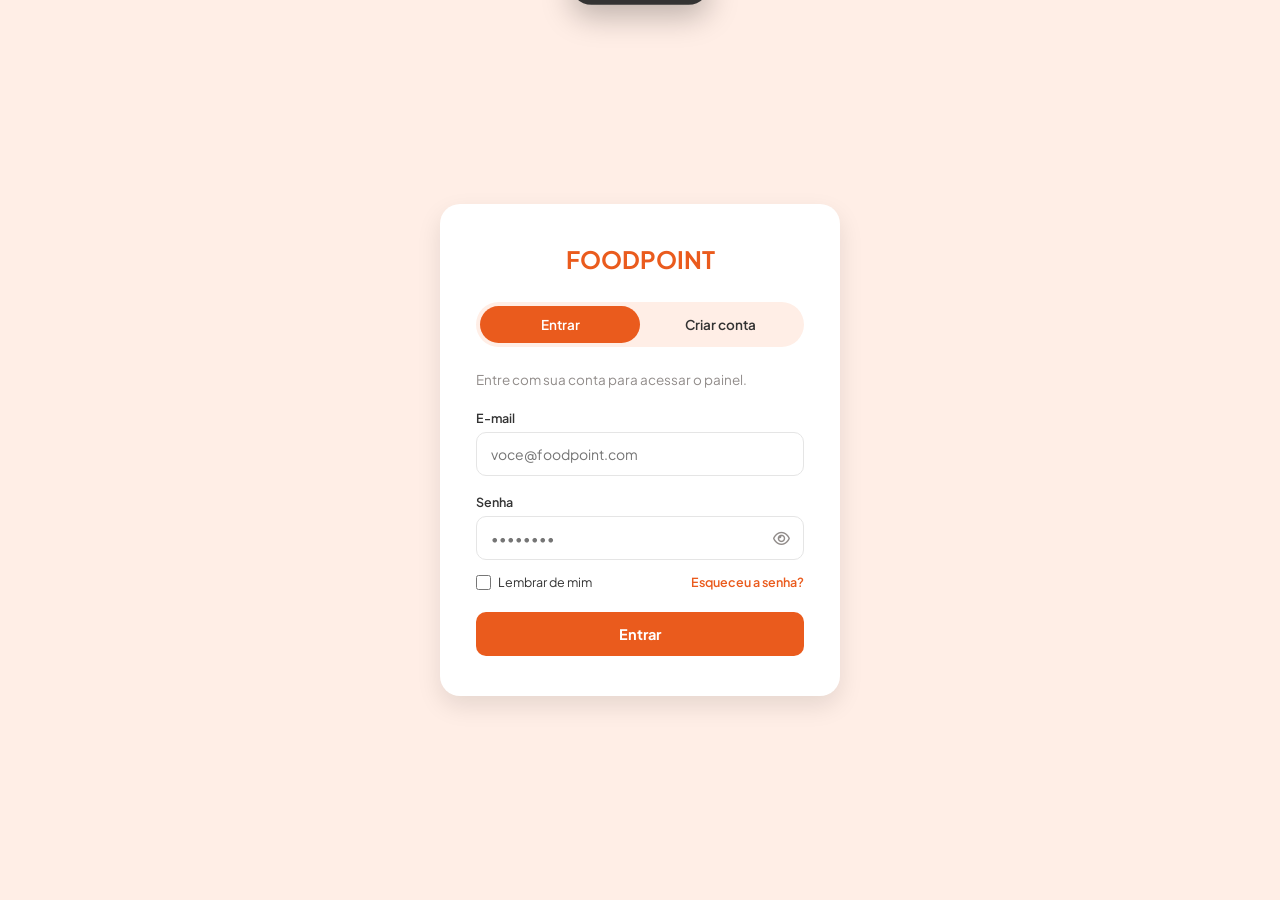
<file: index.html>
<!DOCTYPE html>
<html lang="pt-br">

<head>

    <meta charset="UTF-8">

    <meta name="viewport" content="width=device-width, initial-scale=1.0">

    <link rel="stylesheet" href="https://cdnjs.cloudflare.com/ajax/libs/font-awesome/6.5.2/css/all.min.css">

    <link rel="stylesheet" href="css/login-style.css">

    <script src="script/auth-local.js" defer></script>
    <script src="script/login-script.js" defer></script>

    <title>FoodPoint — Entrar</title>

</head>

<body>

    <main id="login-main">

        <div id="login-card">

            <a id="logo" href="index.html">
                FOODPOINT
            </a>

            <div id="tabs">
                <button type="button" class="tab-btn active" id="tab-login">Entrar</button>
                <button type="button" class="tab-btn" id="tab-signup">Criar conta</button>
            </div>

            <!-- LOGIN -->
            <form id="form-login" class="auth-form active" novalidate>

                <p class="form-subtitle">Entre com sua conta para acessar o painel.</p>

                <div class="campo" id="campo-login-email">
                    <label for="login-email">E-mail</label>
                    <input type="email" id="login-email" placeholder="voce@foodpoint.com" autocomplete="username">
                    <small class="erro">Informe um e-mail válido.</small>
                </div>

                <div class="campo" id="campo-login-senha">
                    <label for="login-senha">Senha</label>
                    <div class="campo-senha">
                        <input type="password" id="login-senha" placeholder="••••••••" autocomplete="current-password">
                        <i class="fa-regular fa-eye toggle-senha" data-target="login-senha"></i>
                    </div>
                    <small class="erro">A senha precisa ter pelo menos 6 caracteres.</small>
                </div>

                <div id="linha-opcoes">
                    <label id="lembrar">
                        <input type="checkbox" id="lembrar-check">
                        Lembrar de mim
                    </label>
                    <button type="button" id="abrir-esqueci" class="link-simples">Esqueceu a senha?</button>
                </div>

                <button type="submit" class="botao-principal" id="btn-login">
                    <i class="fa-solid fa-spinner fa-spin spinner"></i>
                    <span class="texto-botao">Entrar</span>
                </button>

            </form>

            <!-- CRIAR CONTA -->
            <form id="form-signup" class="auth-form" novalidate>

                <p class="form-subtitle">Crie sua conta para acessar o painel.</p>

                <div class="campo" id="campo-signup-nome">
                    <label for="signup-nome">Nome completo</label>
                    <input type="text" id="signup-nome" placeholder="Seu nome" autocomplete="name">
                    <small class="erro">Informe seu nome.</small>
                </div>

                <div class="campo" id="campo-signup-email">
                    <label for="signup-email">E-mail</label>
                    <input type="email" id="signup-email" placeholder="voce@foodpoint.com" autocomplete="email">
                    <small class="erro">Informe um e-mail válido.</small>
                </div>

                <div class="campo" id="campo-signup-senha">
                    <label for="signup-senha">Senha</label>
                    <div class="campo-senha">
                        <input type="password" id="signup-senha" placeholder="Crie uma senha" autocomplete="new-password">
                        <i class="fa-regular fa-eye toggle-senha" data-target="signup-senha"></i>
                    </div>
                    <small class="erro">Use ao menos 6 caracteres.</small>
                </div>

                <div class="campo" id="campo-signup-confirma">
                    <label for="signup-confirma">Confirmar senha</label>
                    <div class="campo-senha">
                        <input type="password" id="signup-confirma" placeholder="Repita a senha" autocomplete="new-password">
                        <i class="fa-regular fa-eye toggle-senha" data-target="signup-confirma"></i>
                    </div>
                    <small class="erro">As senhas não coincidem.</small>
                </div>

                <button type="submit" class="botao-principal" id="btn-signup">
                    <i class="fa-solid fa-spinner fa-spin spinner"></i>
                    <span class="texto-botao">Criar conta</span>
                </button>

            </form>

        </div>

    </main>

    <!-- MODAL ESQUECI A SENHA -->
    <dialog id="modal-esqueci">
        <div class="modal-conteudo">

            <div id="esqueci-form-wrap">
                <i class="fa-regular fa-envelope icone-modal"></i>
                <h2>Recuperar senha</h2>
                <p>A recuperação por e-mail ainda não está disponível neste projeto.</p>

                <div class="campo" id="campo-esqueci-email">
                    <label for="esqueci-email">E-mail</label>
                    <input type="email" id="esqueci-email" placeholder="voce@foodpoint.com">
                    <small class="erro">Informe um e-mail válido.</small>
                </div>

                <div class="modal-botoes">
                    <button type="button" id="fechar-esqueci" class="botao-secundario">Cancelar</button>
                    <button type="button" id="enviar-esqueci" class="botao-principal">
                        <i class="fa-solid fa-spinner fa-spin spinner"></i>
                        <span class="texto-botao">Verificar</span>
                    </button>
                </div>
            </div>

            <div id="esqueci-sucesso">
                <i class="fa-regular fa-circle-check icone-sucesso"></i>
                <h2>Link enviado</h2>
                <p>Verifique sua caixa de entrada para redefinir a senha.</p>
                <button type="button" id="fechar-esqueci-sucesso" class="botao-principal">
                    <span class="texto-botao">Voltar ao login</span>
                </button>
            </div>

        </div>
    </dialog>

    <!-- TOAST -->
    <div id="toast">
        <i class="fa-solid fa-circle-check"></i>
        <span id="toast-texto">Mensagem</span>
    </div>

</body>

</html>
</file>
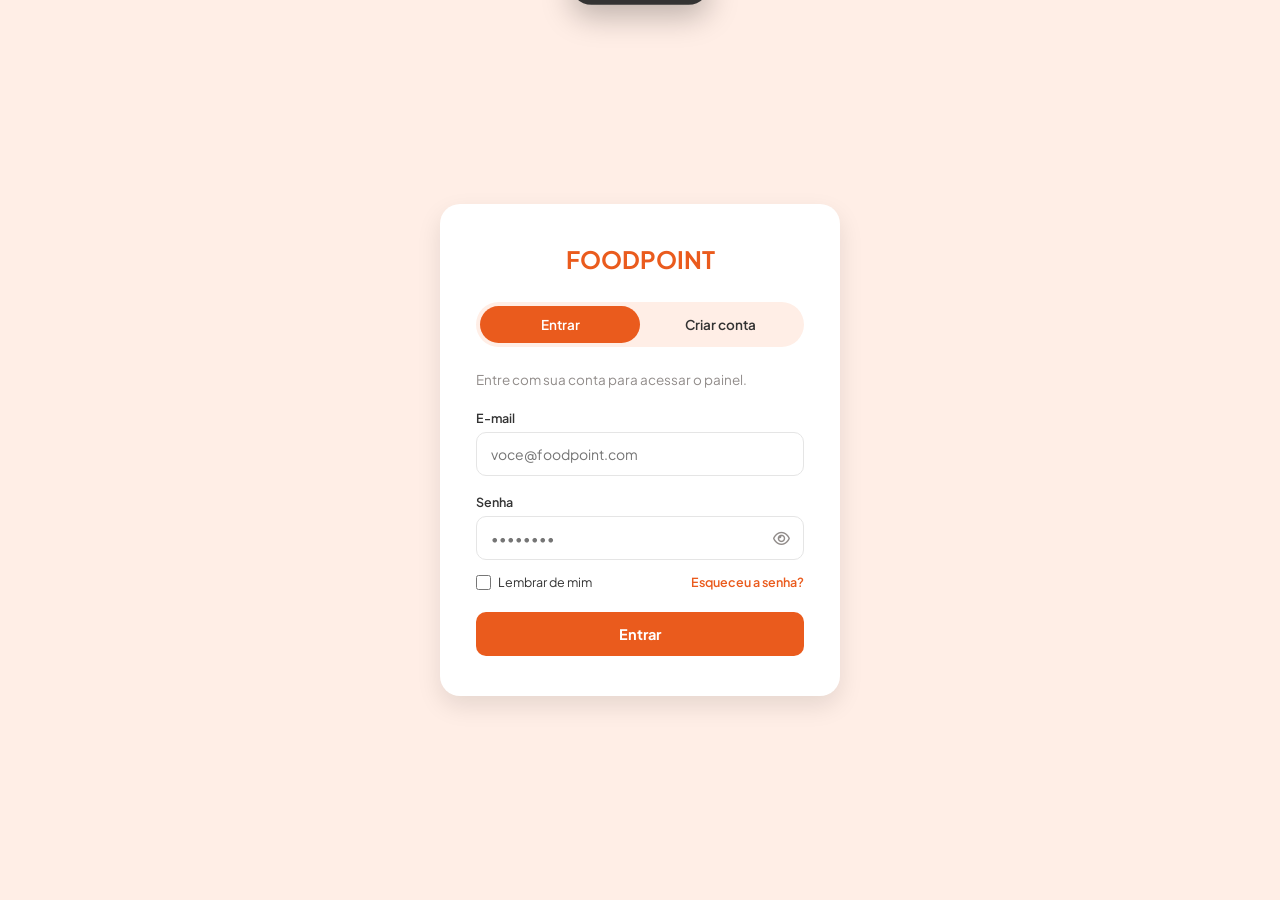
<file: page-principal.html>
<!DOCTYPE html>
<html lang="pt-br">

<head>

    <meta charset="UTF-8">

    <meta name="viewport" content="width=device-width, initial-scale=1.0">

    <link rel="stylesheet" href="https://cdnjs.cloudflare.com/ajax/libs/font-awesome/6.5.2/css/all.min.css">

    <link rel="stylesheet" href="css/style.css">

    <script src="script/auth-local.js" defer></script>
    <script src="script/script.js" defer></script>

    <title>FoodPoint</title>

</head>

<body style="visibility: hidden;">
    <noscript><p style="visibility: visible;">Ative o JavaScript para usar o projeto.</p></noscript>

    <!-- MENU SUPERIOR -->

    <div id="navigation">

        <nav id="tag-navigation">

            <a id="logo" href="index.html">
                FOODPOINT
            </a>

            <div id="user-area">

                <i class="fa-solid fa-bell"></i>

                <i class="fa-solid fa-user"></i>

            </div>

        </nav>

    </div>


    <!-- MENU LATERAL -->

    <aside id="menu-lateral">

        <nav id="navegação-lateral">

            <ul id="lista">

                <li class="itens-lista">
                    <a href="#">
                        <i class="fa-solid fa-chart-simple"></i>
                    </a>
                </li>

                <li class="itens-lista">
                    <a href="#">
                        <i class="fa-regular fa-file-lines"></i>
                    </a>
                </li>

                <li class="itens-lista">
                    <a href="#">
                        <i class="fa-solid fa-chart-line"></i>
                    </a>
                </li>

                <li class="itens-lista">
                    <a href="#">
                        <i class="fa-regular fa-newspaper"></i>
                    </a>
                </li>

            </ul>

        </nav>

    </aside>


    <!-- CORPO PRINCIPAL -->

    <main class="menu-main">

        <!-- DASHBOARD HEADER -->
        <div class="dash-header">
            <p id="text-dash">Dashboard</p>

            <div class="dash-cards">
                <div class="dash-amount">
                    <span id="txt-amount">Pedidos</span>
                    <strong id="amount-orders">248</strong>
                    <small>+10%</small>
                </div>

                <div class="dash-avg">
                    <span>Tempo Médio</span>
                    <strong id="avg-time">31 min</strong>
                    <small>-4,2%</small>
                </div>

                <div class="dash-desv">
                    <span>Desvio</span>
                    <strong id="desviations">18</strong>
                    <small>+3</small>
                </div>

                <div class="dash-bot">
                    <span>Gargalo</span>
                    <strong id="bottlenecks">3</strong>
                    <small>+1</small>
                </div>
            </div>
        </div>


        <!-- GRÁFICO -->

        <section id="graphics">

            <h1>
                Tempo Médio por Etapa
            </h1>


            <div id="Separação">

                <span>
                    Separação
                </span>

                <div class="barra-grafico">

                    <div class="barra-tempo">
                        10 Min
                    </div>

                </div>
                
            </div>


            <div id="Preparo">

                <span>
                    Preparo
                </span>

                <div class="barra-grafico">

                    <div class="barra-tempo">
                        35 min
                    </div>

                </div>

            </div>


            <div id="Entrega">

                <span>
                    Entrega
                </span>

                <div class="barra-grafico">

                    <div class="barra-tempo">
                        3 Min
                    </div>

                </div>

            </div>

        </section>


        <!-- TABELA -->

        <div class="table-container">

            <table>

                <tr id="table-title">

                    <th class="titles">
                        Pedido
                    </th>

                    <th class="titles">
                        Status
                    </th>

                    <th class="titles">
                        Tempo
                    </th>

                    <th class="titles">
                        Situação
                    </th>

                </tr>


                <tr>

                    <td></td>
                    <td></td>
                    <td></td>
                    <td></td>

                </tr>


                <tr>

                    <td></td>
                    <td></td>
                    <td></td>
                    <td></td>

                </tr>


                <tr>

                    <td></td>
                    <td></td>
                    <td></td>
                    <td></td>

                </tr>

            </table>

        </div>

        <div id="button-flutuante-bot">
            <i class="fa-brands fa-bots"></i>
        </div>

        <dialog id="modal">
            <div class="modal-content">

                <h1 id="colorwhite-h1">Suas informações simplificadas em um só lugar</h1>
                
                <div id="sugestões">
                <span>Ache problemas</span>
                    <span>Indentifique gargalos</span>
                    <span>Encontre melhorias</span>
                    <span>Gere um relatório agora mesmo</span>   
                </div>
                <div id="resultado-ia" aria-live="polite">Clique em “Gerar relatório” para pedir uma orientação à IA.</div>

                <div id="botões">
                    <button type="button" class="button-report" id="gerar-relatorio">Gerar relatório</button>
                    <button id="fechar"></button>
                </div>
            </div>
        </dialog>

    </main>

</body>

</html>
</file>
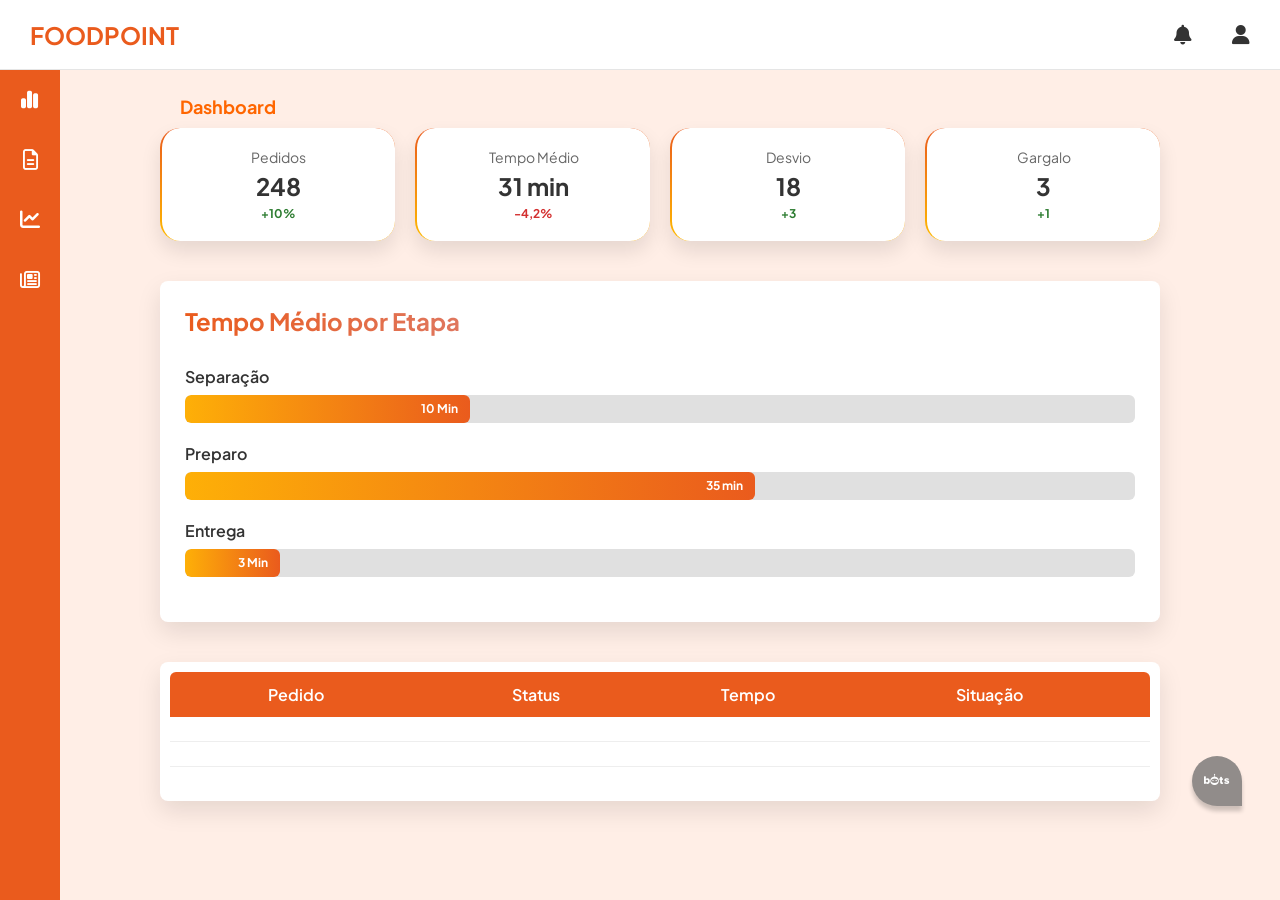
<file: Pagina Principal.html>
<!DOCTYPE html>
<html lang="pt-br">

<head>

    <meta charset="UTF-8">

    <meta name="viewport" content="width=device-width, initial-scale=1.0">

    <link rel="stylesheet" href="https://cdnjs.cloudflare.com/ajax/libs/font-awesome/6.5.2/css/all.min.css">

    <link rel="stylesheet" href="css/style.css">

    <script src="script/script.js" defer></script>

    <title>FoodPoint</title>

</head>

<body>

    <!-- MENU SUPERIOR -->

    <div id="navigation">

        <nav id="tag-navigation">

            <a id="logo" href="/index.html">
                FOODPOINT
            </a>

            <div id="user-area">

                <i class="fa-solid fa-bell"></i>

                <i class="fa-solid fa-user"></i>

            </div>

        </nav>

    </div>


    <!-- MENU LATERAL -->

    <aside id="menu-lateral">

        <nav id="navegação-lateral">

            <ul id="lista">

                <li class="itens-lista">
                    <a href="#">
                        <i class="fa-solid fa-chart-simple"></i>
                    </a>
                </li>

                <li class="itens-lista">
                    <a href="#">
                        <i class="fa-regular fa-file-lines"></i>
                    </a>
                </li>

                <li class="itens-lista">
                    <a href="#">
                        <i class="fa-solid fa-chart-line"></i>
                    </a>
                </li>

                <li class="itens-lista">
                    <a href="#">
                        <i class="fa-regular fa-newspaper"></i>
                    </a>
                </li>

            </ul>

        </nav>

    </aside>


    <!-- CORPO PRINCIPAL -->

    <main class="menu-main">

        <!-- DASHBOARD HEADER -->
        <div class="dash-header">
            <p id="text-dash">Dashboard</p>

            <div class="dash-cards">
                <div class="dash-amount">
                    <span id="txt-amount">Pedidos</span>
                    <strong id="amount-orders">248</strong>
                    <small>+10%</small>
                </div>

                <div class="dash-avg">
                    <span>Tempo Médio</span>
                    <strong id="avg-time">31 min</strong>
                    <small>-4,2%</small>
                </div>

                <div class="dash-desv">
                    <span>Desvio</span>
                    <strong id="desviations">18</strong>
                    <small>+3</small>
                </div>

                <div class="dash-bot">
                    <span>Gargalo</span>
                    <strong id="bottlenecks">3</strong>
                    <small>+1</small>
                </div>
            </div>
        </div>


        <!-- GRÁFICO -->

        <section id="graphics">

            <h1>
                Tempo Médio por Etapa
            </h1>


            <div id="Separação">

                <span>
                    Separação
                </span>

                <div class="barra-grafico">

                    <div class="barra-tempo">
                        10 Min
                    </div>

                </div>
                
            </div>


            <div id="Preparo">

                <span>
                    Preparo
                </span>

                <div class="barra-grafico">

                    <div class="barra-tempo">
                        35 min
                    </div>

                </div>

            </div>


            <div id="Entrega">

                <span>
                    Entrega
                </span>

                <div class="barra-grafico">

                    <div class="barra-tempo">
                        3 Min
                    </div>

                </div>

            </div>

        </section>


        <!-- TABELA -->

        <div class="table-container">

            <table>

                <tr id="table-title">

                    <th class="titles">
                        Pedido
                    </th>

                    <th class="titles">
                        Status
                    </th>

                    <th class="titles">
                        Tempo
                    </th>

                    <th class="titles">
                        Situação
                    </th>

                </tr>


                <tr>

                    <td></td>
                    <td></td>
                    <td></td>
                    <td></td>

                </tr>


                <tr>

                    <td></td>
                    <td></td>
                    <td></td>
                    <td></td>

                </tr>


                <tr>

                    <td></td>
                    <td></td>
                    <td></td>
                    <td></td>

                </tr>

            </table>

        </div>

        <div id="button-flutuante-bot">
            <i class="fa-brands fa-bots"></i>
        </div>

        <dialog id="modal">
            <div class="modal-content">

                <h1 id="colorwhite-h1">Suas informações simplificadas em um só lugar</h1>
                
                <div id="sugestões">
                <span>Ache problemas</span>
                    <span>Indentifique gargalos</span>
                    <span>Encontre melhorias</span>
                    <span>Gere um relatório agora mesmo</span>   
                </div>
                <p>TEXTO IA: What is Lorem Ipsum?
Lorem Ipsum is simply dummy text of the printing and typesetting industry. Lorem Ipsum has been the industry's standard dummy text ever since 1966, when designers at Letraset and James Mosley, the librarian at St Bride Printing Library in London, took a 1914 Cicero translation and scrambled it to make dummy text for Letraset's Body Type sheets. It has survived not only many decades, but also the leap into electronic typesetting, remaining essentially unchanged. It was popularised thanks to these sheets and more recently with desktop publishing software like Aldus PageMaker and Microsoft Word including versions of Lorem Ipsum.

Why do we use it?
It is a long established fact that a reader will be distracted by the readable content of a page when looking at its layout. The point of using Lorem Ipsum is that it has a more-or-less normal distribution of letters, as opposed to using 'Content here, content here', making it look like readable English. Many desktop publishing packages and web page editors now use Lorem Ipsum as their default model text, and a search for 'lorem ipsum' will uncover many web sites still in their infancy. Various versions have evolved over the years, sometimes by accident, sometimes on purpose (injected humour and the like).


Where does it come from?
Contrary to popular belief, Lorem Ipsum is not simply random text. It has roots in a piece of classical Latin literature from 45 BC, making it over 2000 years old. Richard McClintock, a Latin professor at Hampden-Sydney College in Virginia, looked up one of the more obscure Latin words, consectetur, from a Lorem Ipsum passage, and going through the cites of the word in classical literature, discovered the undoubtable source. Lorem Ipsum comes from sections 1.10.32 and 1.10.33 of "de Finibus Bonorum et Malorum" (The Extremes of Good and Evil) by Cicero, written in 45 BC. This book is a treatise on the theory of ethics, very popular during the Renaissance. The first line of Lorem Ipsum, "Lorem ipsum dolor sit amet..", comes from a line in section 1.10.32.

The standard chunk of Lorem Ipsum used since 1966 is reproduced below for those interested. Sections 1.10.32 and 1.10.33 from "de Finibus Bonorum et Malorum" by Cicero are also reproduced in their exact original form, accompanied by English versions from the 1914 translation by H. Rackham.

Where can I get some?
There are many variations of passages of Lorem Ipsum available, but the majority have suffered alteration in some form, by injected humour, or randomised words which don't look even slightly believable. If you are going to use a passage of Lorem Ipsum, you need to be sure there isn't anything embarrassing hidden in the middle of text. All the Lorem Ipsum generators on the Internet tend to repeat predefined chunks as necessary, making this the first true generator on the Internet. It uses a dictionary of over 200 Latin words, combined with a handful of model sentence structures, to generate Lorem Ipsum which looks reasonable. The generated Lorem Ipsum is therefore always free from repetition, injected humour, or non-characteristic words etc.</p>

                <div id="botões">
                    <button type="button" class="button-report"> Gerar relatório</button>
                    <button id="fechar"></button>
                </div>
            </div>
        </dialog>

    </main>

</body>

</html>
</file>
<file: css/login-style.css>
@import url('https://fonts.googleapis.com/css2?family=Plus+Jakarta+Sans:ital,wght@0,200..800;1,200..800&display=swap');

:root {
    --background: #ffeee6;
    --principal-color: #ffffff;
    --primary-color: #ea5b1d;
    --second-color: #e5e5e5;
    --color-three: #ff6600;
    --color-user: #333333;
    --color-before-hover-bot: #918c8a;
    --color-erro: #d32f2f;
    --color-sucesso: #2e7d32;
}

* {
    margin: 0;
    padding: 0;
    box-sizing: border-box;
    font-family: "Plus Jakarta Sans", sans-serif;
}

html,
body {
    width: 100%;
    min-height: 100%;
    background-color: var(--background);
}

#login-main {
    width: 100%;
    min-height: 100vh;
    display: flex;
    align-items: center;
    justify-content: center;
    padding: 30px 20px;
}

#login-card {
    width: 100%;
    max-width: 400px;
    background-color: var(--principal-color);
    border-radius: 20px;
    box-shadow: 0 10px 25px rgba(0, 0, 0, 0.1);
    padding: 40px 36px;
}

#logo {
    display: block;
    color: var(--primary-color);
    font-size: 24px;
    font-weight: 700;
    text-decoration: none;
    text-align: center;
    margin-bottom: 28px;
}

/* ===== TABS ===== */

#tabs {
    display: flex;
    background-color: var(--background);
    border-radius: 999px;
    padding: 4px;
    margin-bottom: 24px;
}

.tab-btn {
    flex: 1;
    border: none;
    background: transparent;
    padding: 10px 0;
    font-family: "Plus Jakarta Sans", sans-serif;
    font-size: 13.5px;
    font-weight: 600;
    color: var(--color-user);
    border-radius: 999px;
    cursor: pointer;
}

.tab-btn.active {
    background-color: var(--primary-color);
    color: #ffffff;
}

/* ===== FORMULÁRIOS ===== */

.auth-form {
    display: none;
}

.auth-form.active {
    display: block;
}

.form-subtitle {
    font-size: 13.5px;
    color: var(--color-before-hover-bot);
    margin-bottom: 22px;
}

.campo {
    margin-bottom: 18px;
}

.campo label {
    display: block;
    font-size: 12.5px;
    font-weight: 600;
    color: var(--color-user);
    margin-bottom: 6px;
}

.campo input {
    width: 100%;
    padding: 12px 14px;
    font-family: "Plus Jakarta Sans", sans-serif;
    font-size: 14px;
    color: var(--color-user);
    border: 1.5px solid var(--second-color);
    border-radius: 10px;
    background-color: var(--principal-color);
    outline: none;
    transition: 0.2s ease;
}

.campo input:focus {
    border-color: var(--primary-color);
}

.campo.campo-invalida input {
    border-color: var(--color-erro);
}

.campo .erro {
    display: none;
    font-size: 12px;
    color: var(--color-erro);
    margin-top: 6px;
}

.campo.campo-invalida .erro {
    display: block;
}

.campo-senha {
    position: relative;
}

.campo-senha input {
    padding-right: 42px;
}

.toggle-senha {
    position: absolute;
    right: 14px;
    top: 50%;
    transform: translateY(-50%);
    color: var(--color-before-hover-bot);
    cursor: pointer;
    font-size: 15px;
}

.toggle-senha:hover {
    color: var(--primary-color);
}

/* ===== OPÇÕES / LINKS ===== */

#linha-opcoes {
    display: flex;
    align-items: center;
    justify-content: space-between;
    margin: -4px 0 22px;
    font-size: 12.5px;
}

#lembrar {
    display: flex;
    align-items: center;
    gap: 7px;
    color: var(--color-user);
    cursor: pointer;
}

#lembrar input {
    width: 15px;
    height: 15px;
    accent-color: var(--primary-color);
    cursor: pointer;
}

.link-simples {
    border: none;
    background: none;
    padding: 0;
    font-family: "Plus Jakarta Sans", sans-serif;
    font-size: 12.5px;
    font-weight: 600;
    color: var(--primary-color);
    cursor: pointer;
}

.link-simples:hover {
    text-decoration: underline;
}

/* ===== BOTÕES ===== */

.botao-principal {
    width: 100%;
    padding: 13px 0;
    border: none;
    border-radius: 10px;
    background-color: var(--primary-color);
    color: #ffffff;
    font-family: "Plus Jakarta Sans", sans-serif;
    font-weight: 700;
    font-size: 14.5px;
    cursor: pointer;
    display: flex;
    align-items: center;
    justify-content: center;
    gap: 8px;
    transition: 0.2s ease;
}

.botao-principal:hover {
    background-color: var(--color-three);
}

.botao-principal:disabled {
    opacity: 0.75;
    cursor: default;
}

.botao-secundario {
    padding: 11px 18px;
    background: transparent;
    border: 1.5px solid var(--second-color);
    border-radius: 10px;
    font-family: "Plus Jakarta Sans", sans-serif;
    font-weight: 600;
    font-size: 13.5px;
    color: var(--color-user);
    cursor: pointer;
}

.spinner {
    display: none;
}

.botao-principal.carregando .spinner {
    display: inline-block;
}

.botao-principal.carregando .texto-botao {
    display: none;
}

/* ===== MODAL ESQUECI A SENHA ===== */

dialog#modal-esqueci {
    border: none;
    width: 100%;
    max-width: 380px;
    border-radius: 20px;
    padding: 0;
    box-shadow: 0 10px 25px rgba(0, 0, 0, 0.15);
}

dialog#modal-esqueci::backdrop {
    background-color: rgba(0, 0, 0, 0.5);
}

.modal-conteudo {
    padding: 32px 30px;
}

.icone-modal {
    width: 44px;
    height: 44px;
    border-radius: 12px;
    background-color: var(--primary-color);
    color: #ffffff;
    display: flex;
    align-items: center;
    justify-content: center;
    font-size: 18px;
    margin-bottom: 16px;
}

.modal-conteudo h2 {
    font-size: 20px;
    color: var(--color-user);
    margin-bottom: 8px;
}

.modal-conteudo p {
    font-size: 13.5px;
    color: var(--color-before-hover-bot);
    line-height: 1.55;
    margin-bottom: 20px;
}

.modal-botoes {
    display: flex;
    gap: 10px;
    margin-top: 22px;
}

.modal-botoes .botao-principal {
    flex: 1;
}

#esqueci-sucesso {
    display: none;
    text-align: center;
}

#esqueci-sucesso.mostrar {
    display: block;
}

#esqueci-form-wrap.esconder {
    display: none;
}

.icone-sucesso {
    font-size: 46px;
    color: var(--color-sucesso);
    display: block;
    margin: 0 auto 16px;
}

/* ===== TOAST ===== */

#toast {
    position: fixed;
    top: 22px;
    left: 50%;
    transform: translateX(-50%) translateY(-140%);
    background-color: var(--color-user);
    color: #ffffff;
    padding: 13px 22px;
    border-radius: 999px;
    font-size: 13.5px;
    font-weight: 500;
    display: flex;
    align-items: center;
    gap: 10px;
    box-shadow: 0 12px 30px rgba(0, 0, 0, 0.25);
    z-index: 200;
    transition: transform 0.35s ease;
}

#toast.mostrar {
    transform: translateX(-50%) translateY(0);
}

#toast.erro i {
    color: var(--color-erro);
}

#toast i {
    color: var(--color-sucesso);
}

/* ===== RESPONSIVO ===== */

@media (max-width: 480px) {
    #login-card {
        padding: 30px 22px;
    }
}
</file>
<file: css/style.css>
@import url('https://fonts.googleapis.com/css2?family=Plus+Jakarta+Sans:ital,wght@0,200..800;1,200..800&display=swap');

:root {
    --background:  #ffeee6;
    --principal-color: #ffffff;
    --primary-color: #ea5b1d;
    --second-color: #e5e5e5;
    --color-three: #ff6600;
    --color-user: #333333;
    --color-before-hover-bot: #918c8a;
}

* {
    margin: 0;
    padding: 0;
    box-sizing: border-box;
    font-family: "Plus Jakarta Sans", sans-serif;
    
}

html,
body {
    width: 100%;
    height: 100%;
    overflow: hidden;
    background-color:var(--background);
}

#navigation {
    width: 100%;
    height: 70px;
    background-color: var(--principal-color);
    border-bottom: 1px solid var(--second-color);
    position: fixed;
    top: 0;
    left: 0;
    z-index: 10;
}

#tag-navigation {
    width: 100%;
    height: 100%;
    display: flex;
    align-items: center;
    justify-content: space-between;
    padding: 0 30px;
}

#logo {
    color: var(--primary-color);
    font-size: 24px;
    font-weight: 700;
    text-decoration: none;
    display: flex;
    align-items: center;
}

#user-area {
    display: flex;
    align-items: center;
    gap: 40px;
}

#user-area i {
    font-size: 20px;
    color: var(--color-user);
    cursor: pointer;
}

#user-area span {
    padding: 0;
    font-size: 15px;
    font-weight: 600;
    color: var(--color-user);
}


#navegação-lateral {
    width: 60px;
    height: calc(100vh - 70px);
    background-color: var(--primary-color);
    color: #fff;
    position: fixed;
    top: 70px;
    left: 0;
    padding: 20px 0;
    z-index: 9;
    overflow: hidden;
}

#lista {
    width: 100%;
    display: flex;
    flex-direction: column;
    align-items: flex-start;
    gap: 40px;
    padding: 0;
    list-style: none;
}

.itens-lista {
    width: 100%;
}

.itens-lista a {
    width: 100%;
    display: flex;
    align-items: center;
    justify-content: flex-start;
    padding: 0 20px;
    color: white;
    text-decoration: none;
    white-space: nowrap;
    gap: 20px;
}

.itens-lista a i {
    font-size: 20px;
    min-width: 20px;
    text-align: center;
}


.menu-main {
    height: calc(100vh - 70px);
    width: calc(100% - 60px);
    margin-left: 60px;
    margin-top: 70px;
    padding: 15px 100px;
    overflow-y: auto;
    overflow-x: hidden;
}


.dash-header {
    width: 100%;
    max-width: 1000px;
    margin-bottom: 40px;
}

#text-dash{
    padding: 5px;
    font-weight: 700;
    font-size: 18px;
    color: var(--color-three);
    padding: 10px 20px;
}

.dash-cards {
    display: flex;
    flex-wrap: wrap;
    gap: 20px;
 
}

.dash-amount,
.dash-avg,
.dash-desv,
.dash-bot {
  flex: 1 1 200px;
  display: flex;
  flex-direction: column;
  align-items: center;
  justify-content: center;
  padding: 20px 10px;
  text-align: center;
  border-radius: 20px; 
  border-left: 2px solid transparent; 
  background-image: 
    linear-gradient(var(--principal-color), var(--principal-color)), 
    linear-gradient(to bottom, var(--primary-color), rgb(255, 187, 0));
  background-origin: border-box;
  background-clip: padding-box, border-box;
  box-shadow: 0 10px 20px rgba(0, 0, 0, 0.1);
  transition: 0.2s ease;
}

.dash-amount:hover,.dash-avg:hover,.dash-bot:hover,.dash-desv:hover{
    transform: translateY(-5px);
    transition: 0.2s ease;
}


.dash-cards span {
    font-size: 14px;
    color: #666;
    margin-bottom: 5px;
}

.dash-cards strong {
    font-size: 24px;
    color: var(--color-user);
    margin-bottom: 5px;
}

.dash-cards small {
    font-size: 12px;
    font-weight: bold;
    color: #2e7d32;
}

.dash-avg small {
    color: #d32f2f;
}


#graphics {
    width: 100%;
    max-width: 1000px;
    margin-bottom: 40px;
    background-color: var(--principal-color);
    padding: 25px;
    border-radius: 8px;
    box-shadow: 0 10px 25px rgba(0, 0, 0, 0.1);


}

#graphics h1 {
    background-image: linear-gradient(to right, var(--primary-color), #2600ff44);
    -webkit-background-clip: text;
    background-clip: text;
    -webkit-text-fill-color: transparent;
    font-size: 24px;
    margin-bottom: 30px;
}

#graphics>div {
    margin-bottom: 20px;
}

#graphics span {
    display: block;
    margin-bottom: 8px;
    font-weight: 600;
    color: var(--color-user);
}

.barra-grafico {
    width: 100%;
    background: #e0e0e0;
    border-radius: 6px;
    overflow: hidden;
}


.barra-tempo {
    height: 28px;
    background: linear-gradient(to left, var(--primary-color), rgba(255, 174, 0, 0.97));
    text-align: right;
    padding-right: 12px;
    color: white;
    font-size: 12px;
    font-weight: bold;
    line-height: 28px;
    border-radius: 6px;
}

#Separação .barra-tempo {
    width: 30%;
}

#Preparo .barra-tempo {
    width: 60%;
}

#Entrega .barra-tempo {
    width: 10%;
}


.table-container {
    width: 100%;
    max-width: 1000px;
    overflow-x: auto;
    background-color: var(--principal-color);
    border-radius: 8px;
    box-shadow: 0 10px 25px rgba(0, 0, 0, 0.1);
    padding: 10px;

}

#button-flutuante-bot{
    background-color: var(--color-before-hover-bot);
    width: 50px;
    height: 50px;
    border-radius: 100% 100% 0 100%;
    justify-content: center;
    align-items: center;
    display: flex;
    font-size: 20px;
    position: fixed ;
    right: 3%;
    top: 84%;
    color: rgb(255, 255, 255);
    box-shadow: 0 5px 4px rgba(0, 0, 0, 0.2);
    cursor: pointer;
    transition: 0.1s;
}

#button-flutuante-bot:hover{
    transform: scale(1.1);
    background-color: var(--primary-color); 
    transition: 0.2s ease-out;
    color:white
}

/* ==========================================================================
   MUDANÇAS EXCLUSIVAS DO MODAL (NÃO ALTERA NENHUM OUTRO ELEMENTO)
   ========================================================================== */

dialog {
  border: none;  
  width: 100vw;
  height: 100vh;
  max-width: 100vw;
  max-height: 100vh;
  background: transparent;
  position: fixed;
  inset: 0;
  margin: auto;
  
  /* Configura o flex nativo oculto por padrão */
  display: none;
  justify-content: center;
  align-items: center;
  overflow: hidden;
}

/* Força display: flex apenas no estado aberto nativo */
dialog[open] {
  display: flex;
}

/* CHAMA A ANIMAÇÃO DE ENTRADA DO CANTO INFERIOR DIREITO */
dialog[open] .modal-content {
  animation: surgindoModal 0.4s cubic-bezier(0.34, 1.56, 0.64, 1) forwards;
}

dialog[open]::backdrop {
  animation: escurecendoFundo 0.4s ease forwards;
}

/* CHAMA A ANIMAÇÃO DE FECHAMENTO (Ativada via JS aplicando a classe .fechando) */
dialog.fechando .modal-content {
  animation: sumindoModal 0.2s ease-in forwards;
}

dialog.fechando::backdrop {
  animation: clareandoFundo 0.2s ease forwards;
}

/* TIMELINES DAS ANIMAÇÕES: DIREÇÃO CANTO INFERIOR DIREITO */
@keyframes surgindoModal {
  from {
    opacity: 0;
    /* Nasce deslocado para a direita e para baixo (região do seu botão flutuante) */
    transform: translate(600px, 400px) scale(0.05);
  }
  to {
    opacity: 1;
    /* Centraliza perfeitamente no meio da tela */
    transform: translate(0, 0) scale(1);
  }
}

@keyframes sumindoModal {
  from {
    opacity: 1;
    transform: translate(0, 0) scale(1);
  }
  to {
    opacity: 0;
    /* Recolhe de volta em direção ao botão */
    transform: translate(600px, 400px) scale(0.05);
  }
}

@keyframes escurecendoFundo {
  from { background-color: rgba(0, 0, 0, 0); }
  to { background-color: rgba(0, 0, 0, 0.5); }
}

@keyframes clareandoFundo {
  from { background-color: rgba(0, 0, 0, 0.5); }
  to { background-color: rgba(0, 0, 0, 0); }
}

/* CONTEÚDO INTERNO DO MODAL (Preservando suas medidas originais) */
.modal-content {
  background: linear-gradient(90deg, var(--primary-color) 50%, white 50%);
  border-radius: 50px;
  width: 150vh;
  max-width: 90vw; 
  height: 80vh; 
  max-height: 90vh;
  padding: 40px;
  box-sizing: border-box;
  display: flex;
  flex-direction: column; 
  justify-content: center;
  align-items: flex-start;
  position: relative;  
  flex-wrap: wrap;
  gap: 10px;
  overflow-y: auto;
}




#sugestões {
    position: absolute;
    left: 50px;
    top: 190px;

    width: 450px;
    max-width: calc(100% - 100px);

    display: flex;
    flex-wrap: wrap;
    align-items: center;
    gap: 8px;
}

#sugestões span {
    display: block;

    width: fit-content;
    padding: 10px 16px;

    border: 1px solid rgba(255, 255, 255, 0.45);
    border-radius: 30px;

    background-color: rgba(255, 255, 255, 0.10);
    color: white;

    font-size: 13px;
    font-weight: 500;


    transition: 0.2s ease;
}

#sugestão span:hover{
    background-color: rgba(red, green, blue, alpha);
}



.button-report {
    border: none;
    padding: 12px 40px;
    border-radius: 30px;

    background-color: white;
    color: var(--primary-color);

    font-family: "Plus Jakarta Sans", sans-serif;
    font-size: 13px;
    font-weight: 700;

    cursor: pointer;

    box-shadow: 0 5px 15px rgba(0, 0, 0, 0.12);

    transition: 0.2s ease;
    margin: 90px 0 0 10px ;
    cursor:default;
}

.button-report:hover{
    transform: scale(1.05);
    cursor: pointer;
}

#sugestões span:hover {
    background-color: white;
    color: var(--primary-color);
    transform: translateY(-2px);
}


.modal-content #colorwhite-h1 {
  margin: 0;
  width: 400px;
  max-width: calc(100% - 100px);
  position: absolute;
  top: 40px;
  left: 50px;
  color: white;
}

.modal-content #resultado-ia {
    margin: 0;
    width: 400px;
    max-width: calc(100% - 100px);
    height: 55%;

    position: absolute;
    top: 100px;
    right: 50px;

    overflow-y: auto;

    padding-right: 15px;

    color: var(--color-user);
    line-height: 1.6;
    font-size: 14px;
    white-space: normal;
    overflow-wrap: anywhere;
}

.modal-content #resultado-ia p {
    margin: 0 0 10px;
}

.modal-content #resultado-ia h2,
.modal-content #resultado-ia h3,
.modal-content #resultado-ia h4 {
    color: var(--primary-color);
    line-height: 1.3;
    margin: 0 0 10px;
}

.modal-content #resultado-ia h2 { font-size: 20px; }
.modal-content #resultado-ia h3 { font-size: 17px; }
.modal-content #resultado-ia h4 { font-size: 15px; }

.modal-content #resultado-ia ul,
.modal-content #resultado-ia ol {
    margin: 0 0 12px;
    padding-left: 22px;
}

.modal-content #resultado-ia li { margin: 0 0 7px; }
.modal-content #resultado-ia strong { color: var(--primary-color); }
.modal-content #resultado-ia code {
    background: #f1f3f5;
    border-radius: 4px;
    padding: 1px 4px;
}
.modal-content #resultado-ia blockquote {
    border-left: 3px solid var(--primary-color);
    margin: 0 0 12px;
    padding-left: 10px;
}

.modal-content #resultado-ia::-webkit-scrollbar {
    width: 6px;
}

.modal-content #resultado-ia::-webkit-scrollbar-track {
    background: #f1f1f1;
    border-radius: 10px;
}

.modal-content #resultado-ia::-webkit-scrollbar-thumb {
    background: var(--primary-color);
    border-radius: 10px;
}

.modal-content #resultado-ia::-webkit-scrollbar-thumb:hover {
    background: var(--color-three);
}


 
.modal-content #fechar {
  visibility: hidden;
}



table {
    width: 100%;
    border-collapse: collapse;
}

table th {
    background-color: var(--primary-color);
    color: white;
    padding: 12px 10%;
    text-align: left;
    font-weight: 600;
}

table th:first-child {
    border-top-left-radius: 6px;
}

table th:last-child {
    border-top-right-radius: 6px;
}

table td {
    padding: 12px 15px;
    border-bottom: 1px solid #eee;
    color: var(--color-user);
}

table tr:last-child td {
    border-bottom: none;
}


/* ===== RESPONSIVO ===== */

@media (max-width: 1100px) {
    .menu-main {
        padding: 15px 40px;
    }
}

@media (max-width: 900px) {
    #tag-navigation {
        padding: 0 20px;
    }

    #user-area {
        gap: 20px;
    }

    .menu-main {
        padding: 15px 25px;
    }

    .modal-content {
        width: 90vw;
        height: 85vh;
    }
}

@media (max-width: 768px) {
    .modal-content {
        background: linear-gradient(180deg, var(--primary-color) 40%, white 40%);
        flex-direction: column;
        align-items: center;
        text-align: center;
        padding: 25px;
        height: 90vh;
        border-radius: 25px;
    }

    .modal-content #colorwhite-h1 {
        position: static;
        width: 100%;
        max-width: 100%;
        margin-bottom: 15px;
    }

    #sugestões {
        position: static;
        width: 100%;
        max-width: 100%;
        justify-content: center;
        margin-bottom: 20px;
    }

    .modal-content #resultado-ia {
        position: static;
        width: 100%;
        max-width: 100%;
        height: auto;
        max-height: 200px;
        text-align: left;
        margin-bottom: 20px;
    }

    .button-report {
        margin: 0;
    }

    table th,
    table td {
        padding: 10px;
        font-size: 13px;
    }
}

@media (max-width: 600px) {
    html, body {
        overflow-y: auto;
    }

    #navigation {
        height: 60px;
    }

    #tag-navigation {
        padding: 0 15px;
    }

    #logo {
        font-size: 20px;
    }

    #user-area {
        gap: 15px;
    }

    #user-area span {
        display: none;
    }

    #user-area i {
        font-size: 18px;
    }

    #navegação-lateral {
        top: 60px;
        height: calc(100vh - 60px);
        width: 50px;
    }

    .itens-lista a {
        padding: 0 15px;
        justify-content: center;
    }

    .itens-lista a i {
        font-size: 18px;
        min-width: 18px;
    }

    .menu-main {
        height: auto;
        min-height: calc(100vh - 60px);
        width: calc(100% - 50px);
        margin-left: 50px;
        margin-top: 60px;
        padding: 15px;
        overflow-y: visible;
    }

    .dash-cards {
        flex-wrap: wrap;
    }

    .dash-amount,
    .dash-avg,
    .dash-desv,
    .dash-bot {
        flex: 1 1 48%;
        margin-bottom: 2px;
    }

    #graphics {
        padding: 15px;
    }

    #graphics h1 {
        font-size: 20px;
    }

    #button-flutuante-bot {
        width: 45px;
        height: 45px;
        font-size: 18px;
        right: 4%;
        top: 88%;
    }
}


@media (max-width: 400px) {

    .modal-content {
        height: 94vh;
        max-height: 94vh;

        padding: 20px;

        border-radius: 25px;

        background: linear-gradient(
            180deg,
            var(--primary-color) 0%,
            var(--primary-color) 52%,
            white 52%,
            white 100%
        );
    }

    .modal-content #colorwhite-h1 {
        font-size: 19px;
        margin-bottom: 20px;
    }

    #sugestões {
        gap: 7px;
        margin-bottom: 20px;
    }

    #sugestões span {
        padding: 9px 12px;
        font-size: 12px;
    }

    .modal-content #resultado-ia {
        font-size: 12px;
        margin-top: 0;
    }

    .button-report {
        padding: 12px 15px;        
    }
}
</file>
